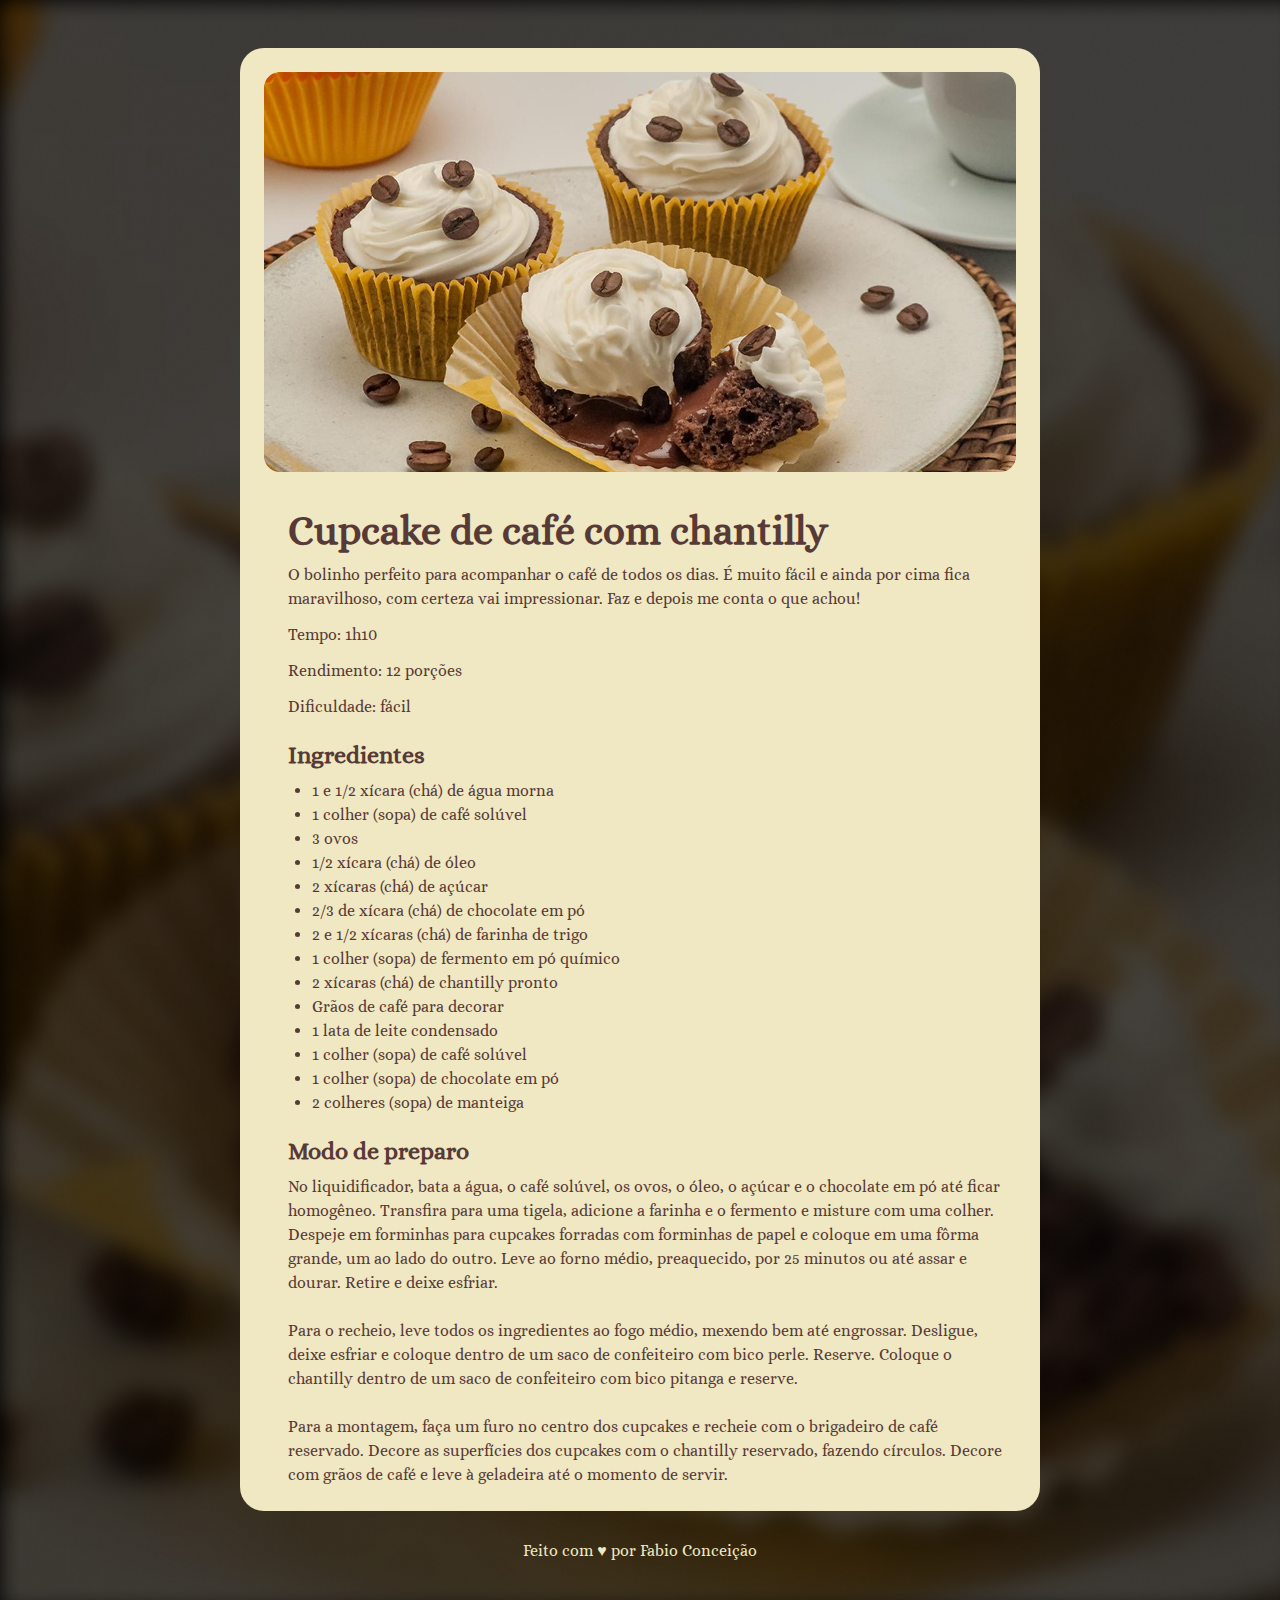
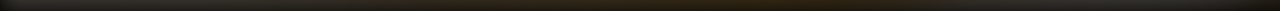
<file: 1_iniciando_html_css/index.html>
<!DOCTYPE html>
<html lang="pt-br">
<head>
    <meta charset="UTF-8">
    <meta name="viewport" content="width=device-width, initial-scale=1.0">
    <link rel="stylesheet" href="style.css">
    <!-- Google Fonts -->
    <link rel="preconnect" href="https://fonts.googleapis.com">
    <link rel="preconnect" href="https://fonts.gstatic.com" crossorigin>
    <link href="https://fonts.googleapis.com/css2?family=Alice&family=Dancing+Script:wght@400..700&family=Poppins:ital,wght@0,100;0,200;0,300;0,400;0,500;0,600;0,700;0,800;0,900;1,100;1,200;1,300;1,400;1,500;1,600;1,700;1,800;1,900&display=swap" rel="stylesheet">
    <title>Página de receita</title>
</head>
<body>
    <div id="page">
        <img src="assets/main-image.png" alt="Imagem de um cupcake com grãos de café por cima">
        <main>
            <section id="about">
                <h1>Cupcake de café com chantilly</h1>
                <p>O bolinho perfeito para acompanhar o café de todos os dias. É muito fácil e ainda por cima fica maravilhoso, com certeza vai impressionar. Faz e depois me conta o que achou!</p>
                <p>Tempo: 1h10 </p>
                <p>Rendimento: 12 porções</p>
                <p>Dificuldade: fácil</p>
            </section>
            <section id="ingredients">
                <h2>Ingredientes</h2>
                <ul>
                   <li> 1 e 1/2 xícara (chá) de água morna</li>
                   <li> 1 colher (sopa) de café solúvel</li>
                   <li> 3 ovos</li>
                   <li> 1/2 xícara (chá) de óleo</li>
                   <li> 2 xícaras (chá) de açúcar</li>
                   <li> 2/3 de xícara (chá) de chocolate em pó</li>
                   <li> 2 e 1/2 xícaras (chá) de farinha de trigo</li>
                   <li> 1 colher (sopa) de fermento em pó químico</li>
                   <li> 2 xícaras (chá) de chantilly pronto</li>
                   <li> Grãos de café para decorar</li>
                   <li> 1 lata de leite condensado</li>
                   <li> 1 colher (sopa) de café solúvel</li>
                   <li> 1 colher (sopa) de chocolate em pó</li>
                   <li> 2 colheres (sopa) de manteiga</li>
                </ul>
            </section>
            <section id="preparation">
                <h2>Modo de preparo</h2>
                <p>No liquidificador, bata a água, o café solúvel, os ovos, o óleo, o açúcar e o chocolate em pó até ficar homogêneo. Transfira para uma tigela, adicione a farinha e o fermento e misture com uma colher. Despeje em forminhas para cupcakes forradas com forminhas de papel e coloque em uma fôrma grande, um ao lado do outro. Leve ao forno médio, preaquecido, por 25 minutos ou até assar e dourar. Retire e deixe esfriar.
                    <br><br>
                Para o recheio, leve todos os ingredientes ao fogo médio, mexendo bem até engrossar. Desligue, deixe esfriar e coloque dentro de um saco de confeiteiro com bico perle. Reserve. Coloque o chantilly dentro de um saco de confeiteiro com bico pitanga e reserve.
                    <br><br>
                Para a montagem, faça um furo no centro dos cupcakes e recheie com o brigadeiro de café reservado. Decore as superfícies dos cupcakes com o chantilly reservado, fazendo círculos. Decore com grãos de café e leve à geladeira até o momento de servir.</p>
            </section>
        </main>
    </div>
    <footer>
        <p>Feito com ♥ por Fabio Conceição</p>
    </footer>
</body>
</html>
</file>
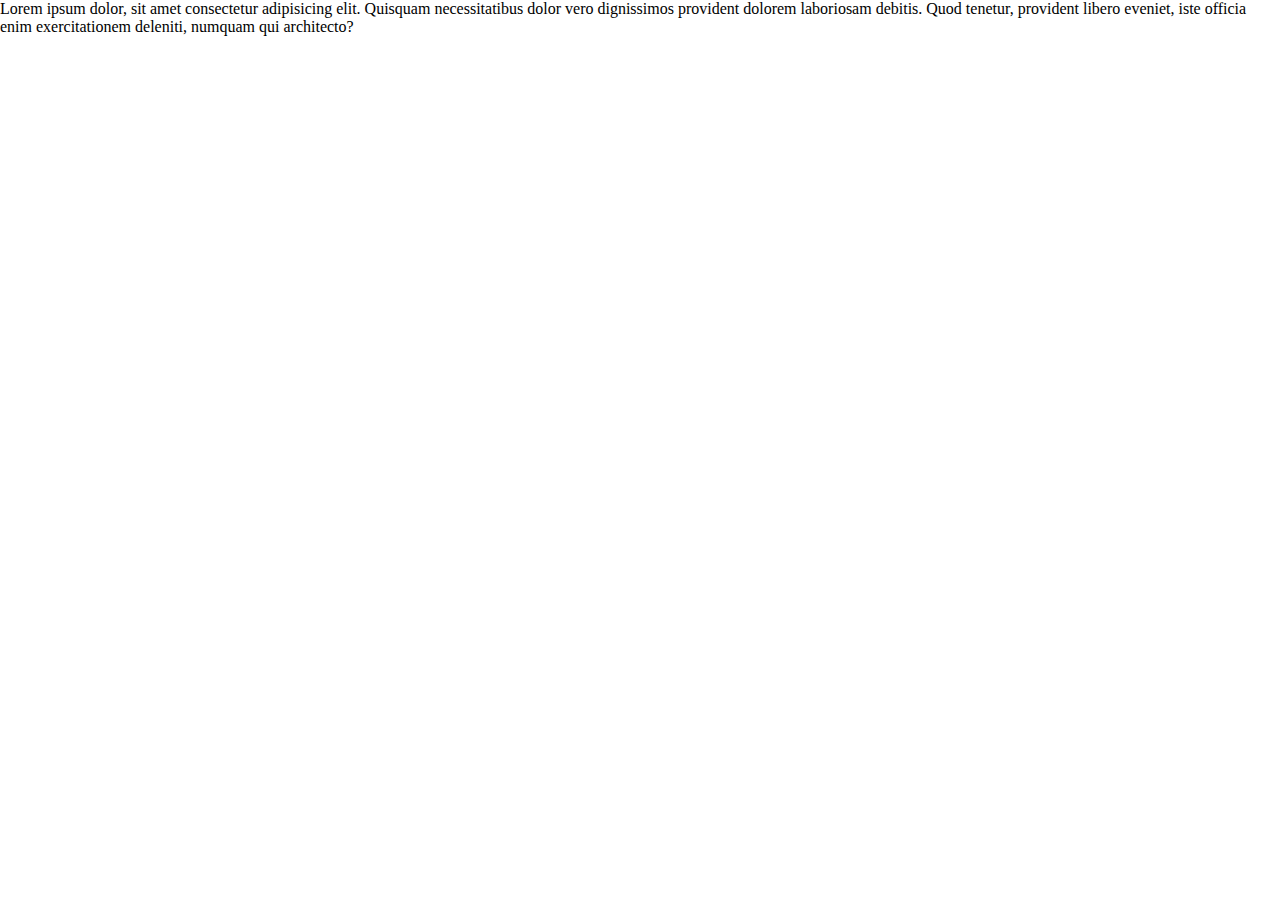
<file: 2_avancando_html_css/index.html>
<!DOCTYPE html>
<html lang="pt-br">
<head>
    <meta charset="UTF-8">
    <meta name="viewport" content="width=device-width, initial-scale=1.0">
    <link rel="stylesheet" href="styles/index.css">
    <title>Travelgram | Perfil de viagens</title>
</head>
<body>
    <p>Lorem ipsum dolor, sit amet consectetur adipisicing elit. Quisquam necessitatibus dolor vero dignissimos provident dolorem laboriosam debitis. Quod tenetur, provident libero eveniet, iste officia enim exercitationem deleniti, numquam qui architecto?</p>
</body>
</html>
</file>
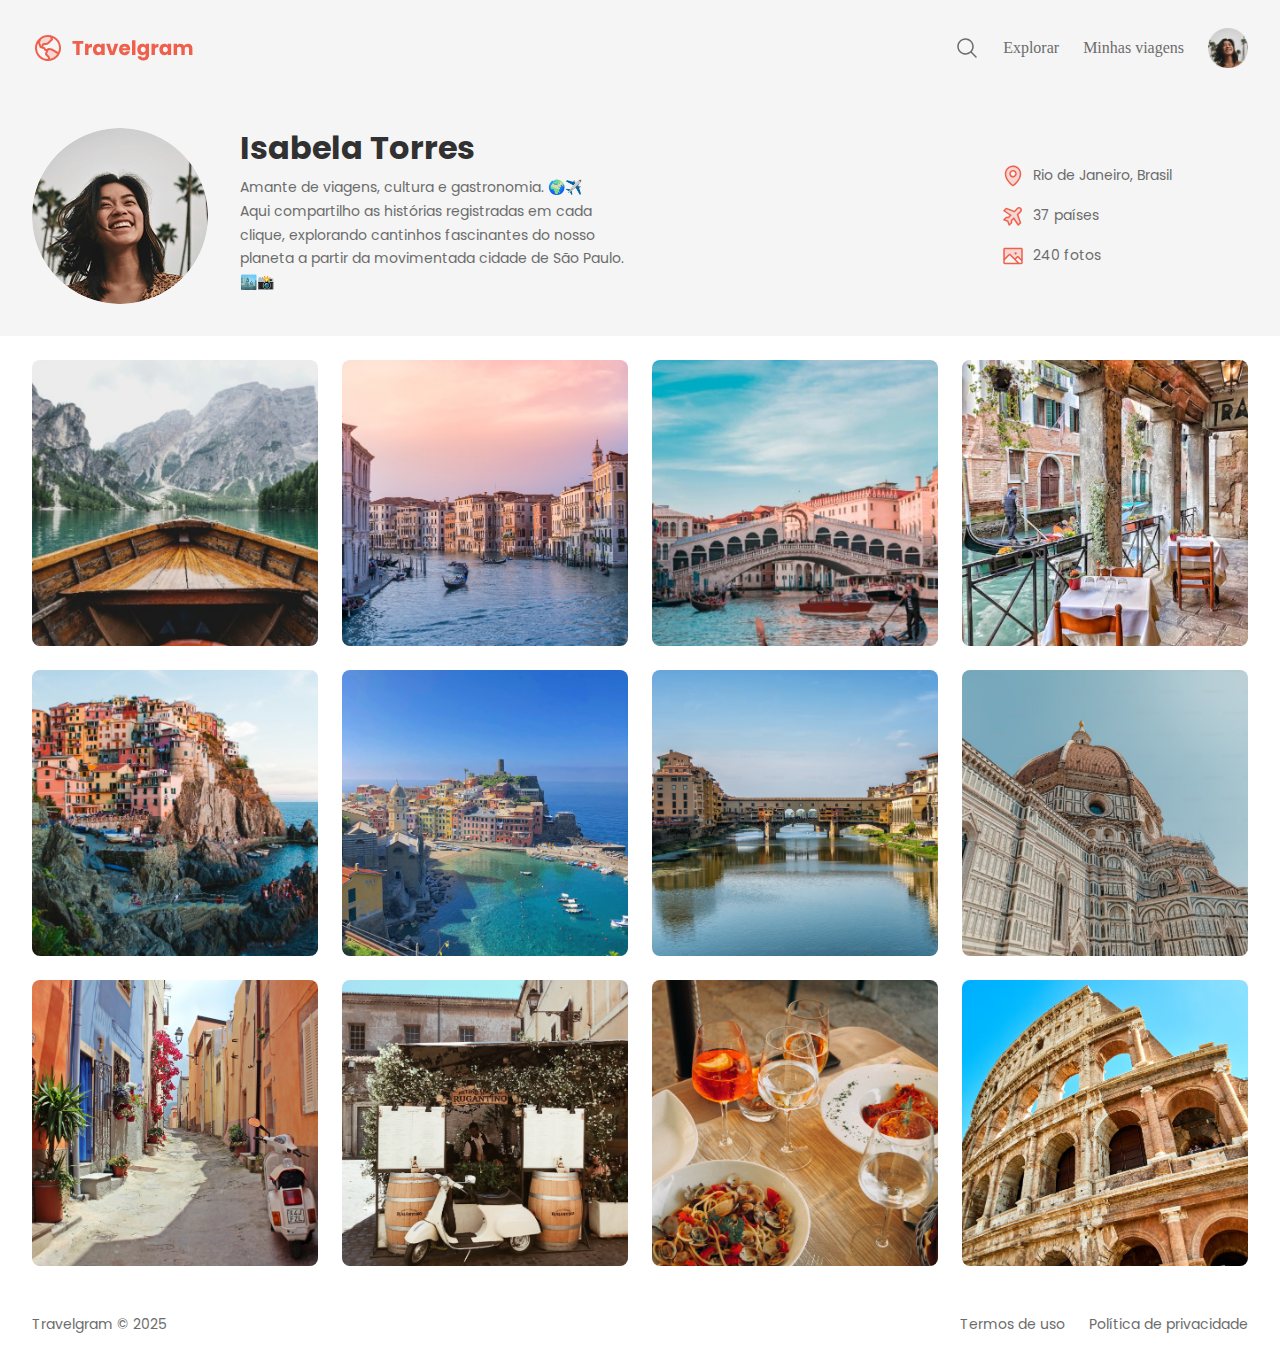
<file: 2_avancando_html_css/1_agencia_de_viagens/index.html>
<!DOCTYPE html>
<html lang="pt-br">
<head>
    <meta charset="UTF-8">
    <meta name="viewport" content="width=device-width, initial-scale=1.0">
    <link rel="stylesheet" href="styles/index.css">
    <!-- fonte -->
    <link rel="preconnect" href="https://fonts.googleapis.com">
    <link rel="preconnect" href="https://fonts.gstatic.com" crossorigin>
    <link href="https://fonts.googleapis.com/css2?family=Poppins:wght@400;700&display=swap" rel="stylesheet">
    <title>Travelgram | Perfil de viagens</title>
</head>
<body>
    <header class="bg-surface-color">
        <nav class="container">
            <a href="#" id="logo">
                <img src="assets/icons/Logo.svg" alt="logo do site">
            </a>

            <ul id="primary-menu">
                <li>
                    <a href="#">
                        <img src="assets/icons/MagnifyingGlass.svg" alt="Ícone de lupa">
                    </a>
                </li>
                <li><a href="#">Explorar</a></li>
                <li><a href="#">Minhas viagens</a></li>
                <li><a href="#"><img src="assets/Profile pic.png" alt="Imagem de uma mulher"></a></li>
            </ul>
        </nav>
    </header>

    <section class="bg-surface-color">
        <div class="container">
            <div id="profile">
                <img src="assets/Profile pic.png" alt="Imagem de uma mulher">
                <div>
                    <h1>Isabela Torres</h1>
                    <p>
                        Amante de viagens, cultura e gastronomia. 🌍✈️<br>  
                        Aqui compartilho as histórias registradas em cada clique, explorando cantinhos fascinantes do nosso planeta a partir da movimentada cidade de São Paulo. 🏙️📸
                    </p>
                </div>
            </div>
            <!-- informações adicionais -->
            <ul id="info">
                <li>
                    <img src="assets/icons/MapPin.svg" alt="Ícone de um alfinete de mapa">
                    <span>Rio de Janeiro, Brasil</span>
                </li>
                <li>
                    <img src="assets/icons/AirplaneTilt.svg" alt="Ícone de avião">
                    <span>37 países</span>
                </li>
                <li>
                    <img src="assets/icons/Image.svg" alt="Ícone de uma foto">
                    <span>240 fotos</span>
                </li>
            </ul>            
        </div>
    </section>

    <main class="container">
        <img src="assets/images/Image 01.png" alt="barco no lado de um penhasco">
        <img src="assets/images/Image 02.png" alt="rio de veneza">
        <img src="assets/images/Image 03.png" alt="ponte sobre um rio de veneza">
        <img src="assets/images/Image 04.png" alt="um café a beira do rio em veneza">
        <img src="assets/images/Image 05.png" alt="casas coloridas em um penhasco">
        <img src="assets/images/Image 06.png" alt="vila a beira mar">
        <img src="assets/images/Image 07.png" alt="uma ponte sobre um rio">
        <img src="assets/images/Image 08.png" alt="um grande castelo antigo">
        <img src="assets/images/Image 09.png" alt="uma pequena rua com casas coloridas">
        <img src="assets/images/Image 10.png" alt="entrada de um restaurante">
        <img src="assets/images/Image 11.png" alt="uma mesa com comida">
        <img src="assets/images/Image 12.png" alt="o coliseu em roma">
    </main>

    <footer class="container">
        <span>
            Travelgram &copy; 2025
        </span>
        <span>
            Termos de uso
        </span>
        <span>
            Política de privacidade
        </span>
    </footer>
</body>
</html>
</file>
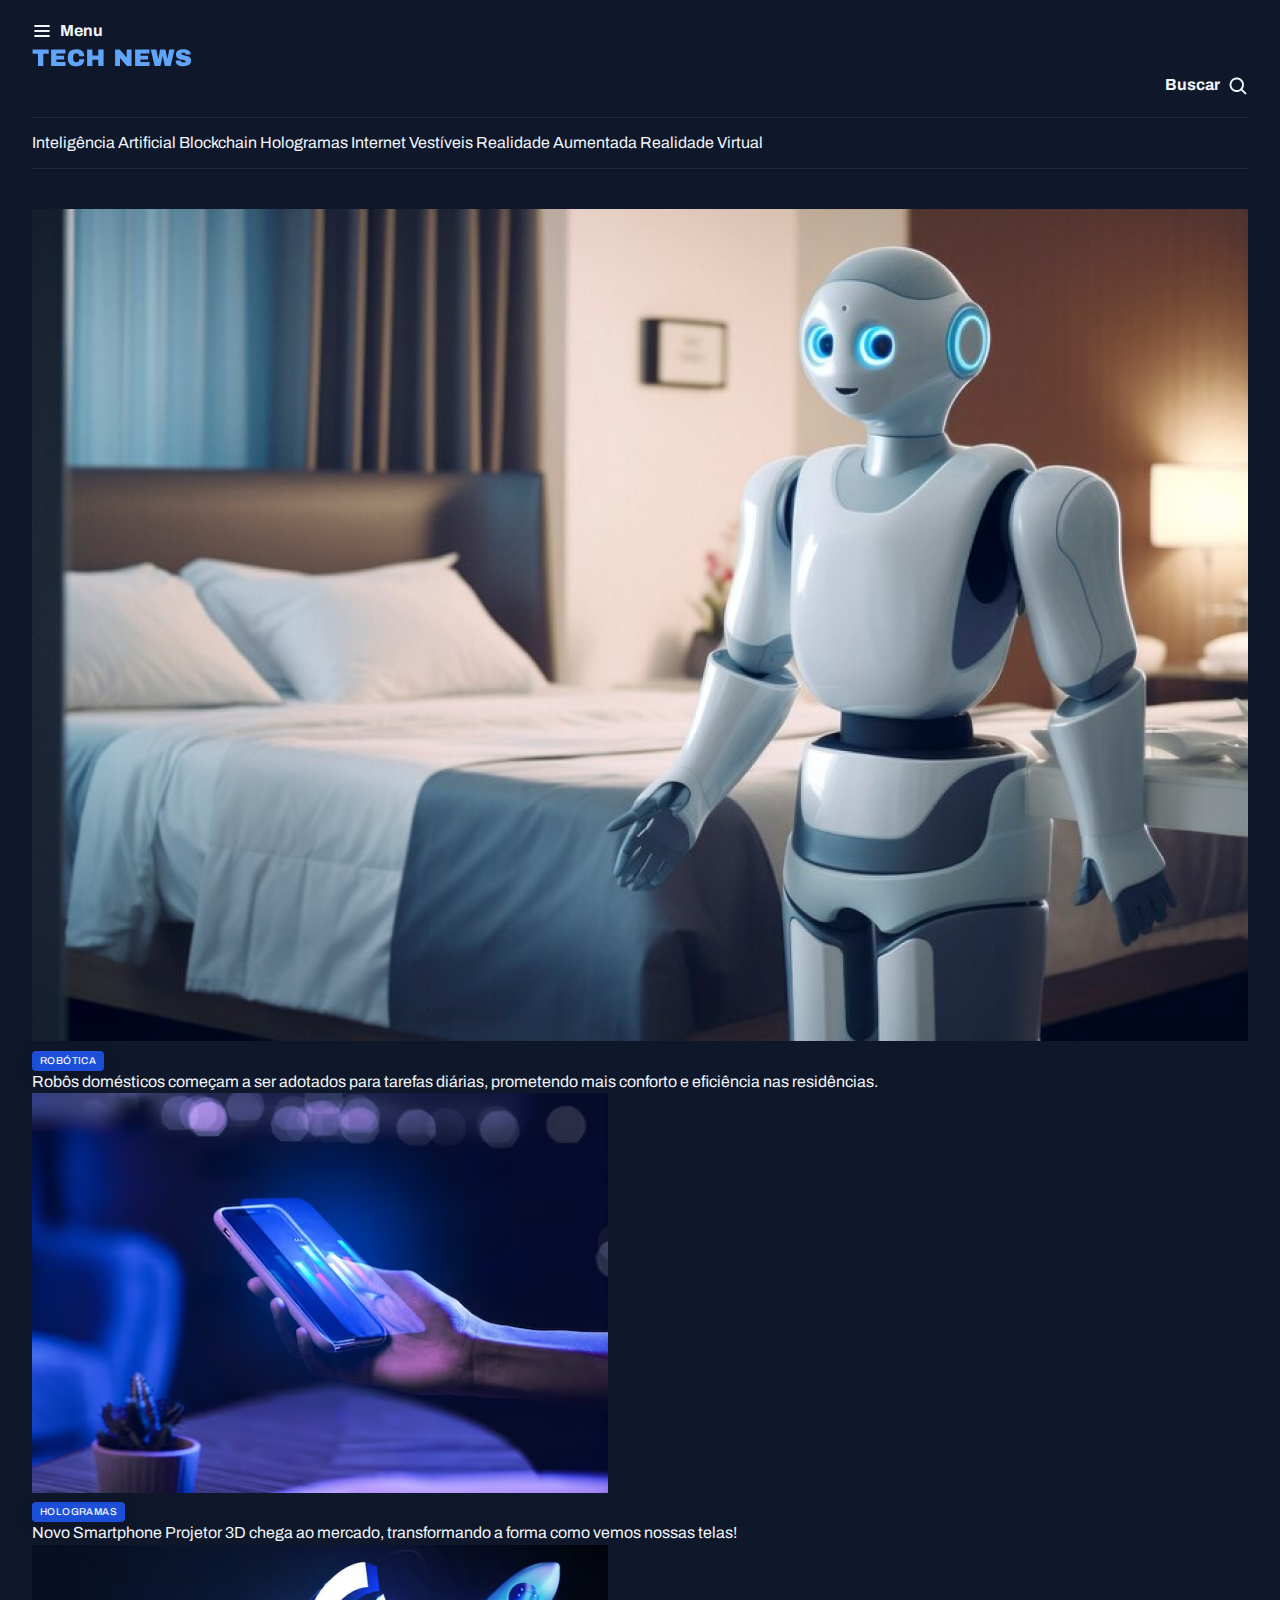
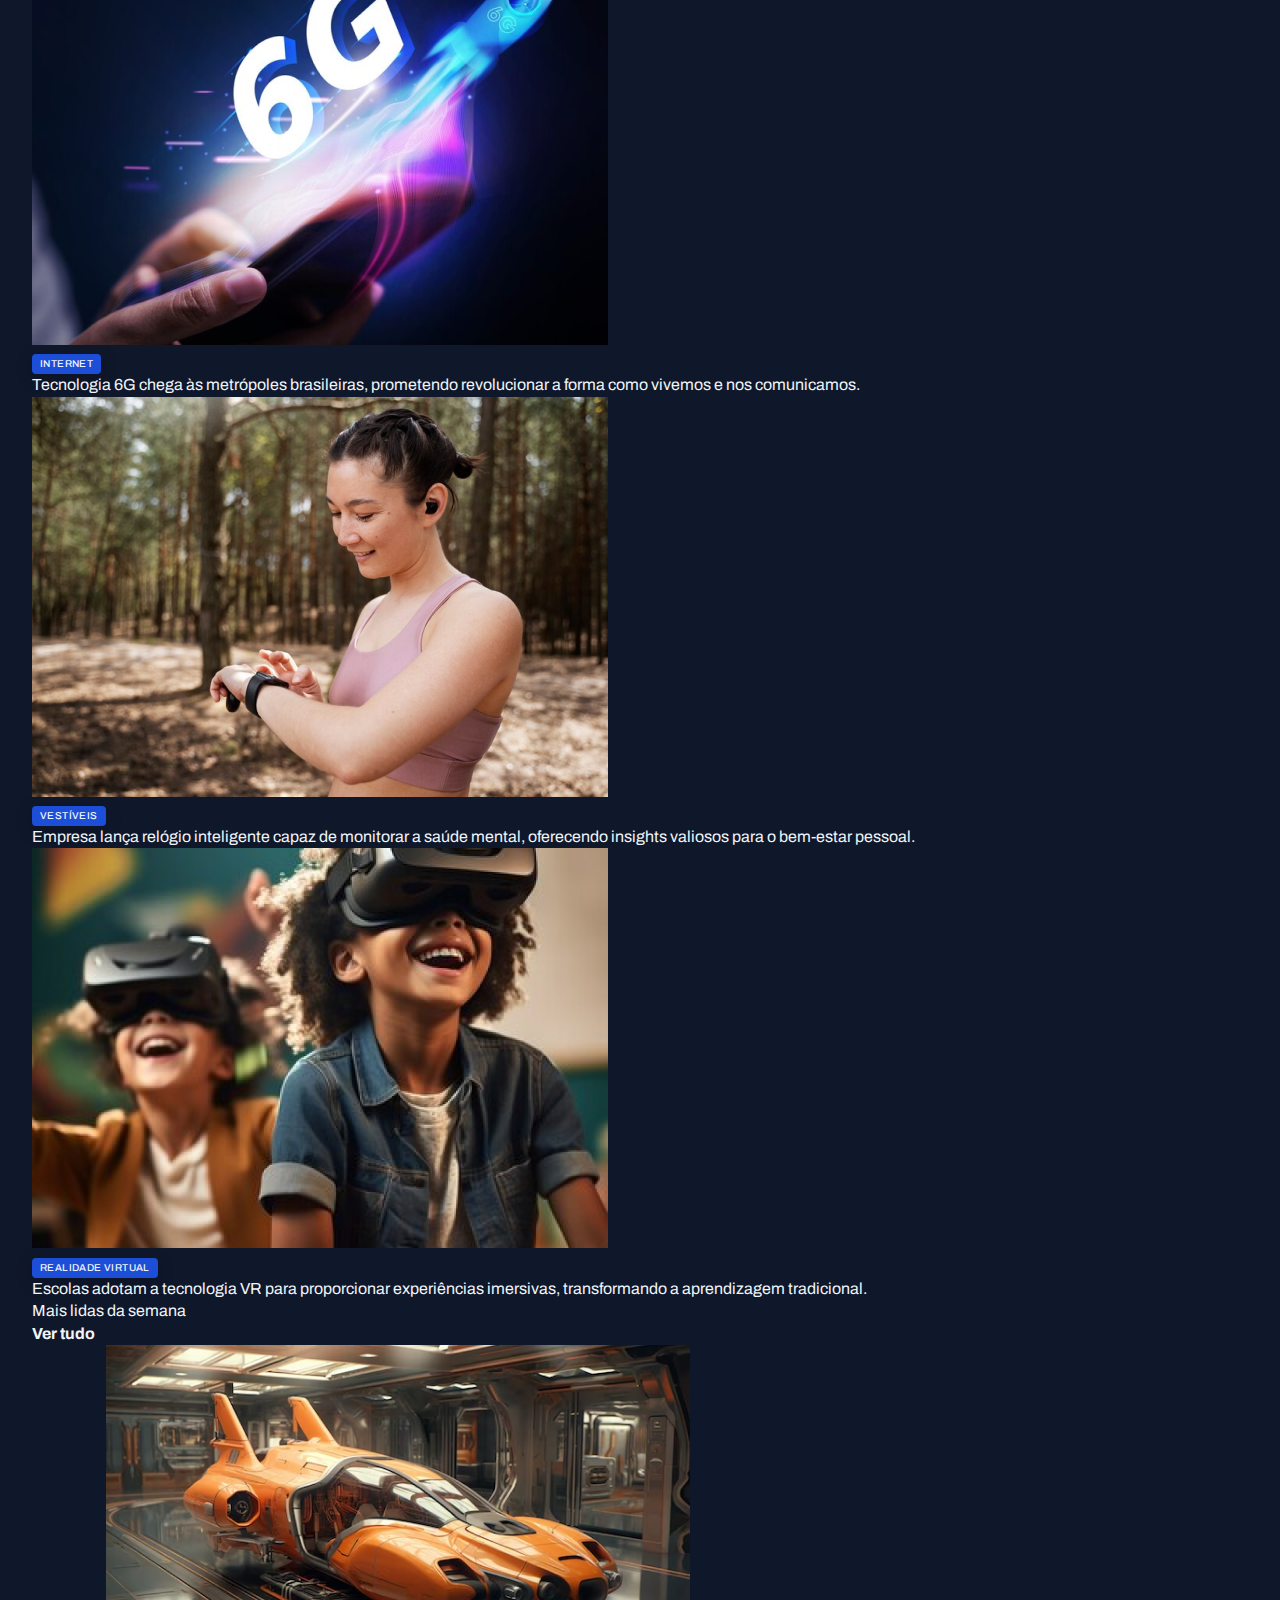
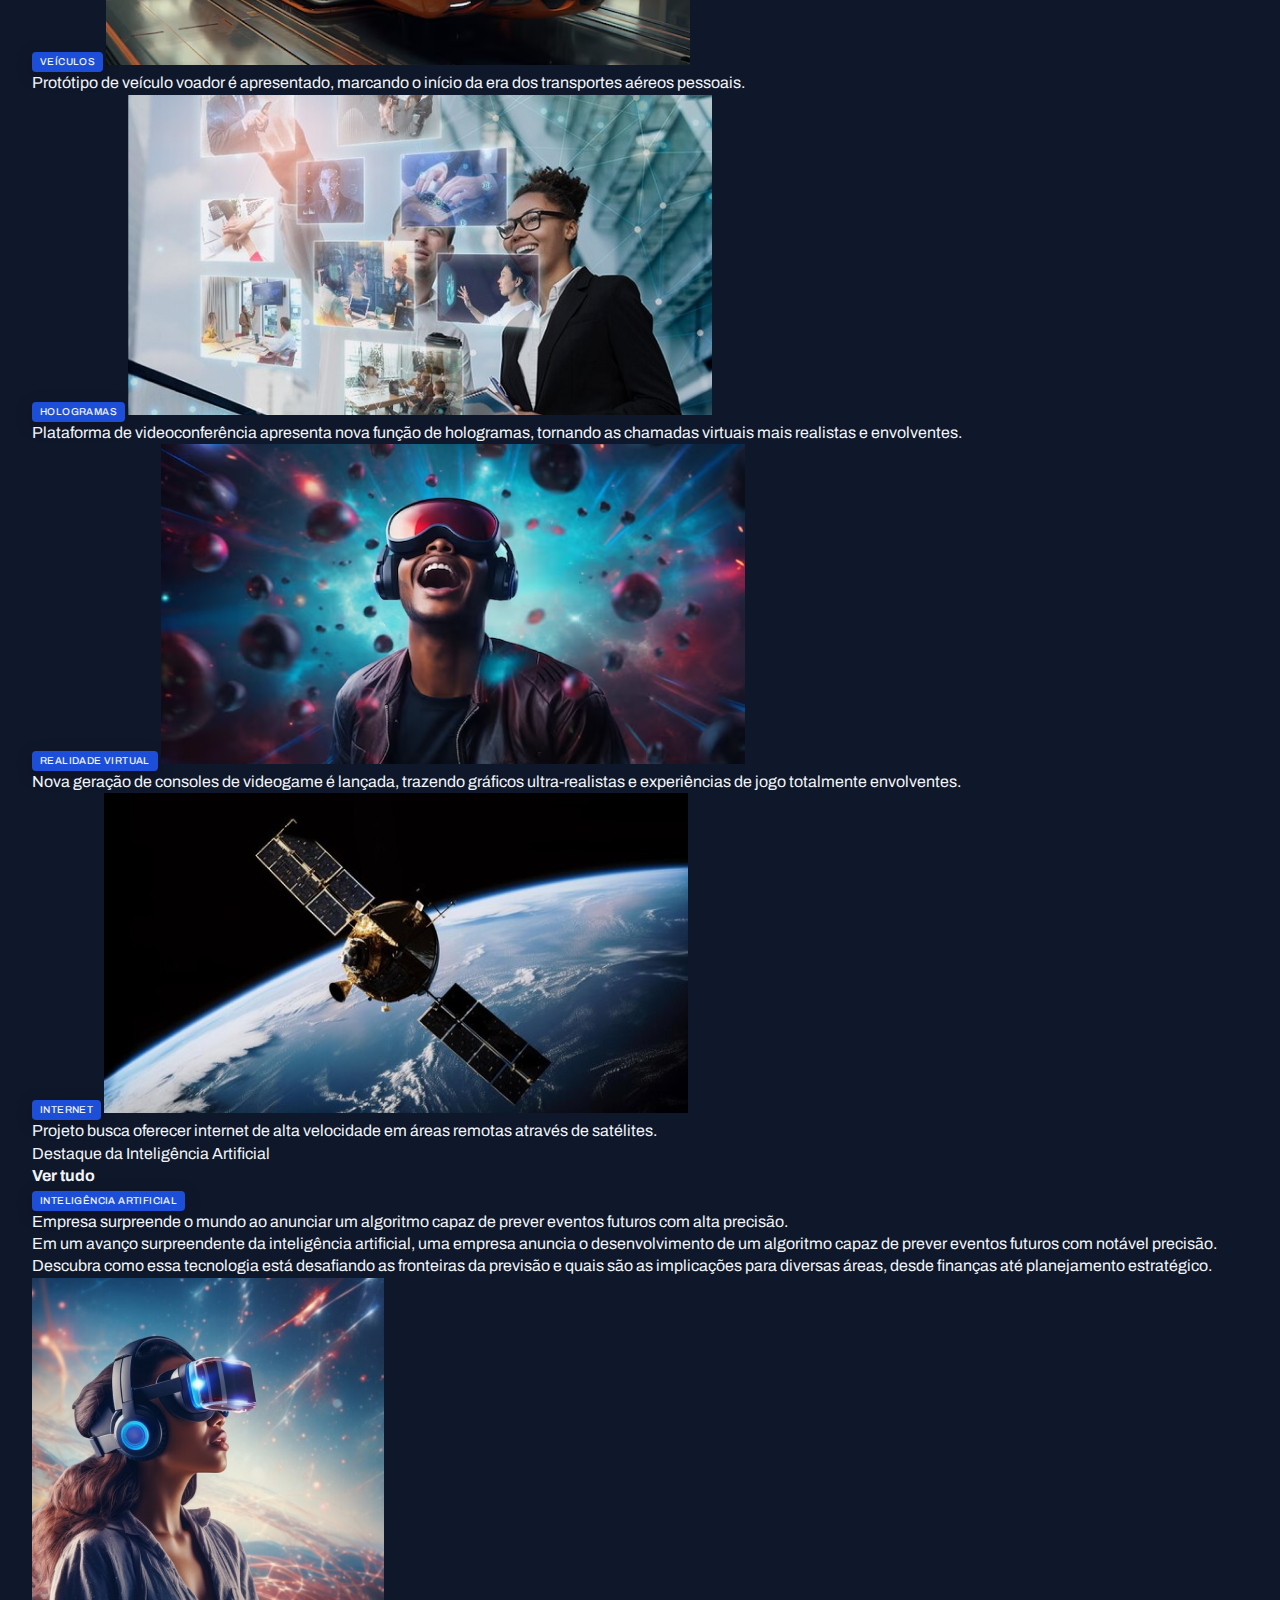
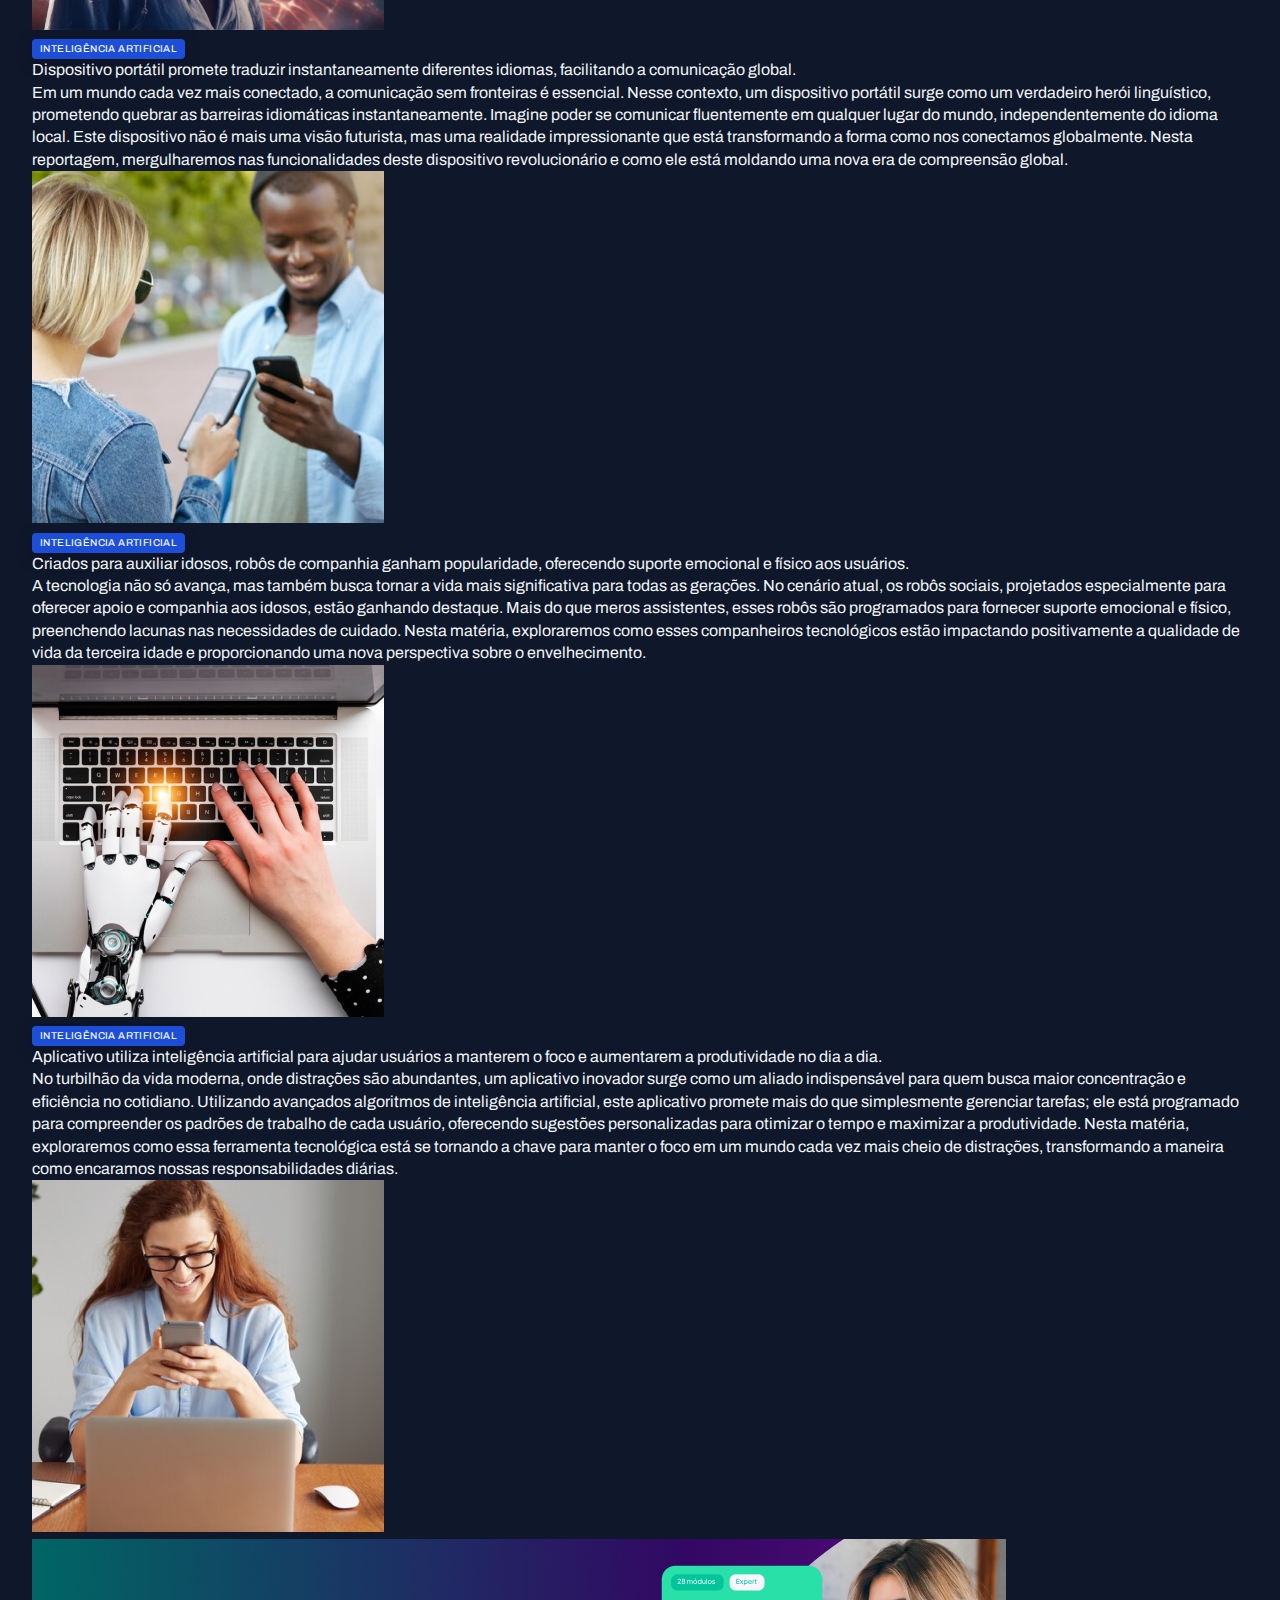
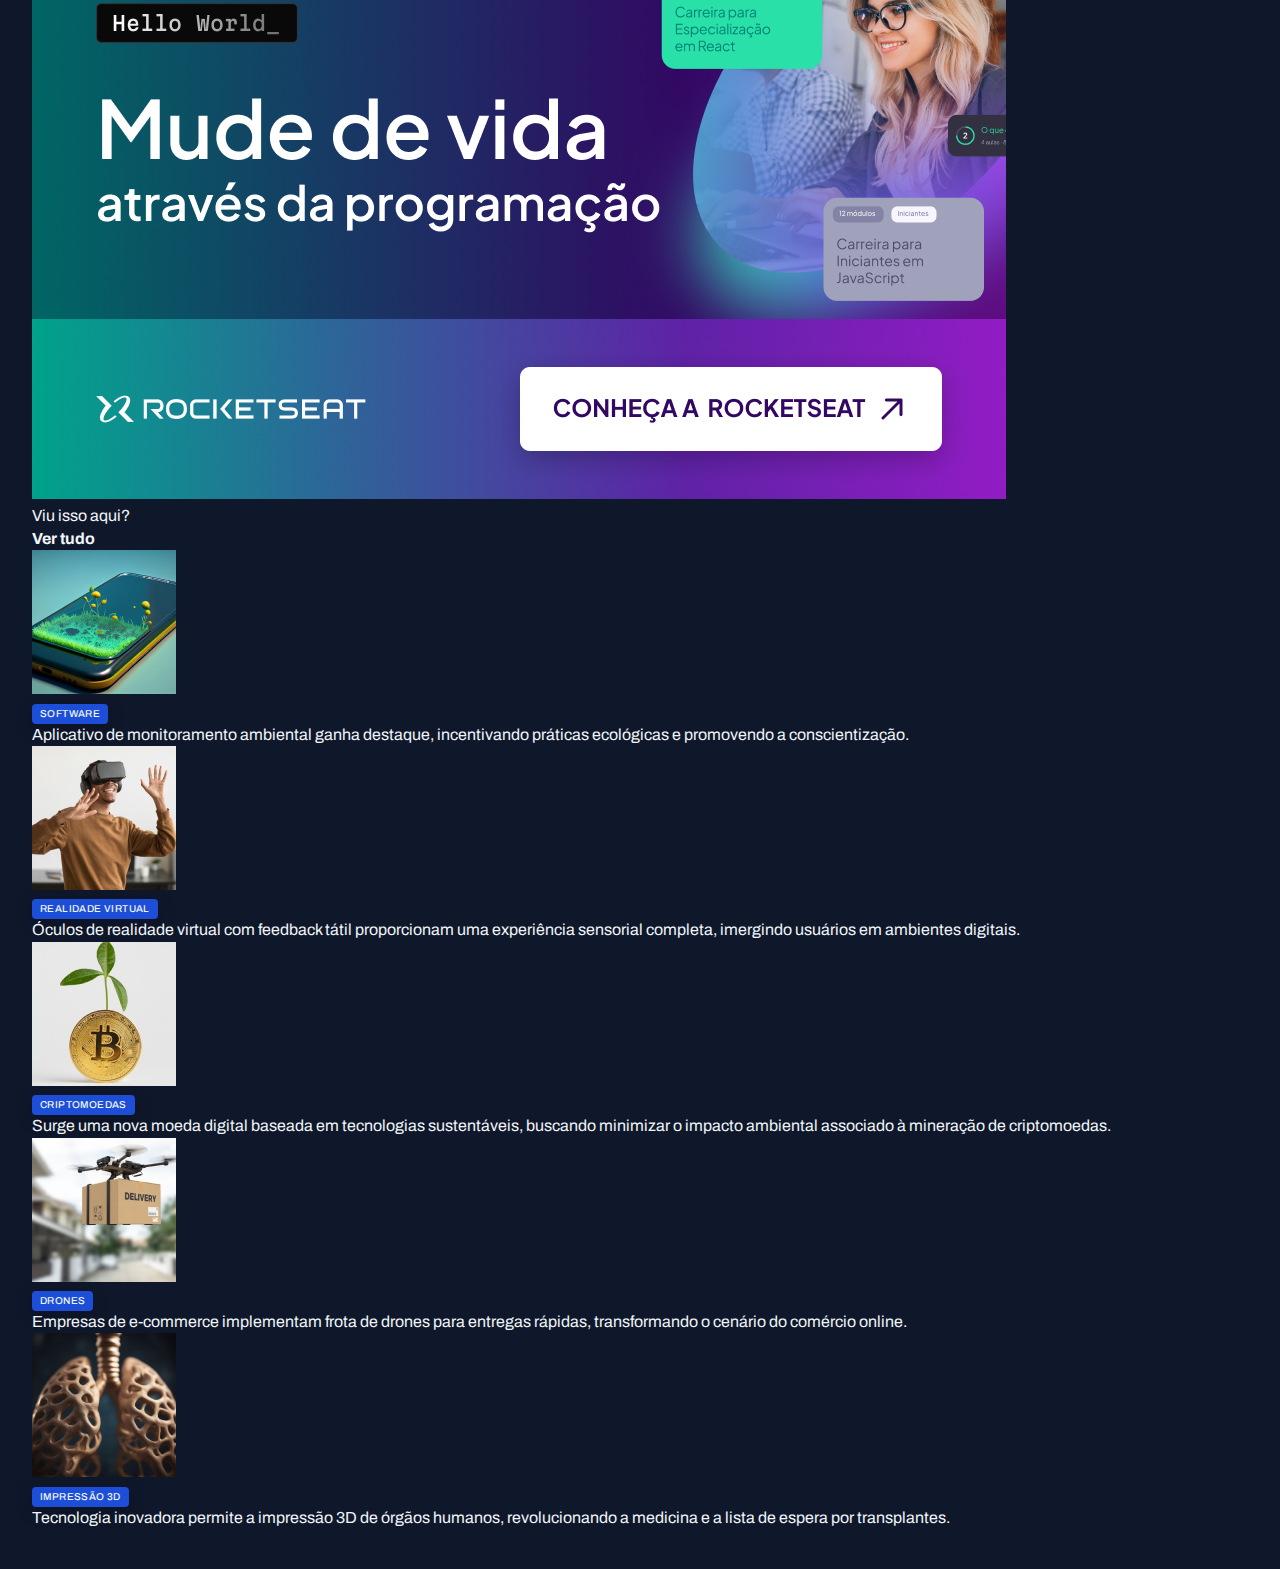
<file: 2_avancando_html_css/2_portal_de_noticias/index.html>
<!DOCTYPE html>
<html lang="en">
<head>
    <!-- fonts -->
    <link rel="preconnect" href="https://fonts.googleapis.com">
    <link rel="preconnect" href="https://fonts.gstatic.com" crossorigin>

    <meta charset="UTF-8">
    <meta name="viewport" content="width=device-width, initial-scale=1.0">
    <link rel="stylesheet" href="styles/index.css">

    <title>Portal de notícias</title>

    <link href="https://fonts.googleapis.com/css2?family=Archivo:ital,wght@0,100..900;1,100..900&display=swap" rel="stylesheet">
</head>
<body>
    <header class="container">
        <nav id="primary" class="grid grid-flow-col">
            <div>
                <img src="assets/icons/List.svg" alt="ícone de menu">
                <strong>Menu</strong>
            </div>
            <div>
                <img src="assets/Logo.svg" alt="TechNews logo">
            </div>
            <div>
                <strong>Buscar</strong>
                <img src="assets/icons/MagnifyingGlass.svg" alt="ícone de lupa para pesquisar">
            </div>
        </nav>
        <nav id="secondary" class="grid grid-flow-col">
            <a href="#">Inteligência Artificial</a>
            <a href="#">Blockchain</a>
            <a href="#">Hologramas</a>
            <a href="#">Internet</a>
            <a href="#">Vestíveis</a>
            <a href="#">Realidade Aumentada</a>
            <a href="#">Realidade  Virtual</a>
        </nav>
    </header>
    <main class="grid container">
        <section id="featured" class="grid grid-flow-col gap-16">
            <figure class="card">
                <img src="assets/images/Image 01.png" alt="um robo no quarto">
                <figcaption>
                    <span class="content-tag">robótica</span>
                    <h2 class="text-2xl">Robôs domésticos começam a ser adotados para tarefas diárias, prometendo mais conforto e eficiência nas residências.</h2>
                </figcaption>
            </figure>
            <div class="grid grid-cols-2 gap-16">
                <figure class="card">
                    <img src="assets/images/Image 02.png" alt="uma mão com um celular vendo graficos">
                    <figcaption>
                        <span class="content-tag">Hologramas</span>
                        <h2 class="text-lg">Novo Smartphone Projetor 3D chega ao mercado, transformando a forma como vemos nossas telas!</h2>
                    </figcaption>
                </figure>
                <figure class="card">
                    <img src="assets/images/Image 03.png" alt="uma mão com um celular e sinalizando o usor da tecnologia 6g">
                    <figcaption>
                        <span class="content-tag">Internet</span>
                        <h2 class="text-lg">Tecnologia 6G chega às metrópoles brasileiras, prometendo revolucionar a forma como vivemos e nos comunicamos.</h2>
                    </figcaption>
                </figure>
                <figure class="card">
                    <img src="assets/images/Image 04.png" alt="uma mulher praticando atividade fisica em um parque usando seu smartwatch">
                    <figcaption>
                        <span class="content-tag">Vestíveis</span>
                        <h2 class="text-lg">Empresa lança relógio inteligente capaz de monitorar a saúde mental, oferecendo insights valiosos para o bem-estar pessoal.</h2>
                    </figcaption>
                </figure>
                <figure class="card">
                    <img src="assets/images/Image 05.png" alt="duas crianças brincando com óculos de realidade aumentada">
                    <figcaption>    
                        <span class="content-tag">Realidade Virtual</span>
                        <h2 class="text-lg">Escolas adotam a tecnologia VR para proporcionar experiências imersivas, transformando a aprendizagem tradicional.</h2>
                    </figcaption>
                </figure>
                
            </div>
        </section>
        <section id="weekly">
            <header class="grid grid-flow-col">
                <h3>Mais lidas da semana</h3>
                <a href="#" class="grid grid-flow-col">
                    <strong>Ver tudo</strong>
                    <span></span>
                </a>
            </header>
            <div class="grid gap-16">
                <figure>
                    <span class="content-tag">Veículos</span>
                    <img src="assets/images/Image 06.png" alt="">
                    <p>Protótipo de veículo voador é apresentado, marcando o início da era dos transportes aéreos pessoais.</p>
                </figure>
                <figure>
                    <span class="content-tag">Hologramas</span>
                    <img src="assets/images/Image 07.png" alt="">
                    <p>Plataforma de videoconferência apresenta nova função de hologramas, tornando as chamadas virtuais mais realistas e envolventes.</p>
                </figure>
                <figure>
                    <span class="content-tag">Realidade virtual</span>
                    <img src="assets/images/Image 08.png" alt="">
                    <p>Nova geração de consoles de videogame é lançada, trazendo gráficos ultra-realistas e experiências de jogo totalmente envolventes.</p>
                </figure>
                <figure>
                    <span class="content-tag">Internet</span>
                    <img src="assets/images/Image 09.png" alt="">
                    <p>Projeto busca oferecer internet de alta velocidade em áreas remotas através de satélites.</p>
                </figure>
            </div>
        </section>
        <section id="ai">
            <header class="grid grid-flow-col">
                <h3>Destaque da Inteligência Artificial</h3>
                <a href="#" class="grid grid-flow-col">
                    <strong>Ver tudo</strong>
                    <span></span>
                </a>
            </header>
            <div class="grid gap-32">
                <article class="grid grid-flow-col gap-16">
                    <div>
                        <span class="content-tag">Inteligência Artificial</span>
                        <h3 class="text-xl">Empresa surpreende o mundo ao anunciar um algoritmo capaz de prever eventos futuros com alta precisão.</h3>
                        <p class="text-sm">Em um avanço surpreendente da inteligência artificial, uma empresa anuncia o desenvolvimento de um algoritmo capaz de prever eventos futuros com notável precisão. Descubra como essa tecnologia está desafiando as fronteiras da previsão e quais são as implicações para diversas áreas, desde finanças até planejamento estratégico.</p>
                    </div>
                    <div>
                        <img src="assets/images/Image 10.png" alt="">
                    </div>
                </article>

                <article class="grid grid-flow-col gap-16">
                    <div>
                        <span class="content-tag">Inteligência Artificial</span>
                        <h3 class="text-xl">Dispositivo portátil promete traduzir instantaneamente diferentes idiomas, facilitando a comunicação global.</h3>
                        <p class="text-sm">Em um mundo cada vez mais conectado, a comunicação sem fronteiras é essencial. Nesse contexto, um dispositivo portátil surge como um verdadeiro herói linguístico, prometendo quebrar as barreiras idiomáticas instantaneamente. Imagine poder se comunicar fluentemente em qualquer lugar do mundo, independentemente do idioma local. Este dispositivo não é mais uma visão futurista, mas uma realidade impressionante que está transformando a forma como nos conectamos globalmente. Nesta reportagem, mergulharemos nas funcionalidades deste dispositivo revolucionário e como ele está moldando uma nova era de compreensão global.</p>
                    </div>
                    <div>
                        <img src="assets/images/Image 11.png" alt="">
                    </div>
                </article>

                <article class="grid grid-flow-col gap-16">
                    <div>
                        <span class="content-tag">Inteligência Artificial</span>
                        <h3 class="text-xl">Criados para auxiliar idosos, robôs de companhia ganham popularidade, oferecendo suporte emocional e físico aos usuários.</h3>
                        <p class="text-sm">A tecnologia não só avança, mas também busca tornar a vida mais significativa para todas as gerações. No cenário atual, os robôs sociais, projetados especialmente para oferecer apoio e companhia aos idosos, estão ganhando destaque. Mais do que meros assistentes, esses robôs são programados para fornecer suporte emocional e físico, preenchendo lacunas nas necessidades de cuidado. Nesta matéria, exploraremos como esses companheiros tecnológicos estão impactando positivamente a qualidade de vida da terceira idade e proporcionando uma nova perspectiva sobre o envelhecimento.</p>
                    </div>
                    <div>
                        <img src="assets/images/Image 12.png" alt="">
                    </div>
                </article>

                <article class="grid grid-flow-col gap-16">
                    <div>
                        <span class="content-tag">Inteligência Artificial</span>
                        <h3 class="text-xl">Aplicativo utiliza inteligência artificial para ajudar usuários a manterem o foco e aumentarem a produtividade no dia a dia.</h3>
                        <p class="text-sm">No turbilhão da vida moderna, onde distrações são abundantes, um aplicativo inovador surge como um aliado indispensável para quem busca maior concentração e eficiência no cotidiano. Utilizando avançados algoritmos de inteligência artificial, este aplicativo promete mais do que simplesmente gerenciar tarefas; ele está programado para compreender os padrões de trabalho de cada usuário, oferecendo sugestões personalizadas para otimizar o tempo e maximizar a produtividade. Nesta matéria, exploraremos como essa ferramenta tecnológica está se tornando a chave para manter o foco em um mundo cada vez mais cheio de distrações, transformando a maneira como encaramos nossas responsabilidades diárias.</p>
                    </div>
                    <div>
                        <img src="assets/images/Image 13.png" alt="">
                    </div>
                </article>
            </div>
        </section>

        <aside>
            <div id="ads">
                <img src="assets/Ads.png" alt="">
            </div>
            <section id="more">
                <header class="grid grid-flow-col">
                    <h3>Viu isso aqui?</h3>
                    <a href="#" class="grid grid-flow-col">
                        <strong>Ver tudo</strong>
                        <span></span>
                    </a>
                </header>

                <div class="grid gap-32">
                    <article class="grid grid-flow-col gap-16">
                        <div>
                            <img src="assets/images/Image 14.png" alt="Aplicativo de monitoramento ambiental ganha destaque, incentivando práticas ecológicas e promovendo a conscientização.">
                        </div>
                        <div>
                            <span class="content-tag">Software</span>
                            <h3 class="text-xl">Aplicativo de monitoramento ambiental ganha destaque, incentivando práticas ecológicas e promovendo a conscientização.</h3>
                        </div>
                    </article>

                    <article class="grid grid-flow-col gap-16">
                        <div>
                            <img src="assets/images/Image 15.png" alt="Aplicativo de monitoramento ambiental ganha destaque, incentivando práticas ecológicas e promovendo a conscientização.">
                        </div>
                        <div>
                            <span class="content-tag">Realidade Virtual</span>
                            <h3 class="text-xl">Óculos de realidade virtual com feedback tátil proporcionam uma experiência sensorial completa, imergindo usuários em ambientes digitais.</h3>
                        </div>
                    </article>

                    <article class="grid grid-flow-col gap-16">
                        <div>
                            <img src="assets/images/Image 16.png" alt="Aplicativo de monitoramento ambiental ganha destaque, incentivando práticas ecológicas e promovendo a conscientização.">
                        </div>
                        <div>
                            <span class="content-tag">Criptomoedas</span>
                            <h3 class="text-xl">Surge uma nova moeda digital baseada em tecnologias sustentáveis, buscando minimizar o impacto ambiental associado à mineração de criptomoedas.</h3>
                        </div>
                    </article>

                    <article class="grid grid-flow-col gap-16">
                        <div>
                            <img src="assets/images/Image 17.png" alt="Aplicativo de monitoramento ambiental ganha destaque, incentivando práticas ecológicas e promovendo a conscientização.">
                        </div>
                        <div>
                            <span class="content-tag">Drones</span>
                            <h3 class="text-xl">Empresas de e-commerce implementam frota de drones para entregas rápidas, transformando o cenário do comércio online.</h3>
                        </div>
                    </article>

                    <article class="grid grid-flow-col gap-16">
                        <div>
                            <img src="assets/images/Image 18.png" alt="Aplicativo de monitoramento ambiental ganha destaque, incentivando práticas ecológicas e promovendo a conscientização.">
                        </div>
                        <div>
                            <span class="content-tag">Impressão 3d</span>
                            <h3 class="text-xl">Tecnologia inovadora permite a impressão 3D de órgãos humanos, revolucionando a medicina e a lista de espera por transplantes.</h3>
                        </div>
                    </article>
                </div>
            </section>
        </aside>
    </main>
</body>
</html>
</file>
<file: 1_iniciando_html_css/style.css>
* {
    margin: 0;
    padding: 0;
}
:root {
    font-family: 'Alice', sans-serif;
    line-height: 150%;
    color: #573A37;
}

body {
    background-image: url('assets/bg-image.png');
    background-size: cover;
    background-color: black;
}

#page {
    box-sizing: border-box;
    width: 800px;
    padding: 24px;
    background-color: #F0E8C2;
    border-radius: 24px;
    margin: 48px auto 28px;
}

section + section {
    margin-top: 24px;
}

#about {
    padding-top: 24px;
}

#about, #ingredients, #preparation {
    padding-left: 24px;
}

#about p + p {
    margin-top: 12px;
}

h1 {
    line-height: 140%;
    font-size: 40px;
    margin-bottom: 4px;
}

#about h1 h2 {
    color: #291B1A;
    margin-bottom: 4px;
}

h2 {
    font-size: 24px;
}

ul {
    padding-top: 12px;
    padding-left: 24px;
}

#preparation p {
    margin-top: 12px;
}

footer {
    color: #f0e8c2;
    text-align: center;
    padding-bottom: 48px;
}
</file>
<file: 2_avancando_html_css/styles/index.css>
@import url(global.css); // Importando o arquivo global.css
</file>
<file: 2_avancando_html_css/1_agencia_de_viagens/styles/index.css>
@import url(global.css); /*Importando o arquivo global.css*/
@import url(nav.css); /*Importando o arquivo nav.css*/
@import url(section.css); /*Importando o arquivo section.css*/
@import url(main.css); /*Importando o arquivo main.css*/
@import url(footer.css); /*Importando o arquivo footer.css*/
</file>
<file: 2_avancando_html_css/2_portal_de_noticias/styles/index.css>
@import url(global.css);
@import url(header.css);
</file>
